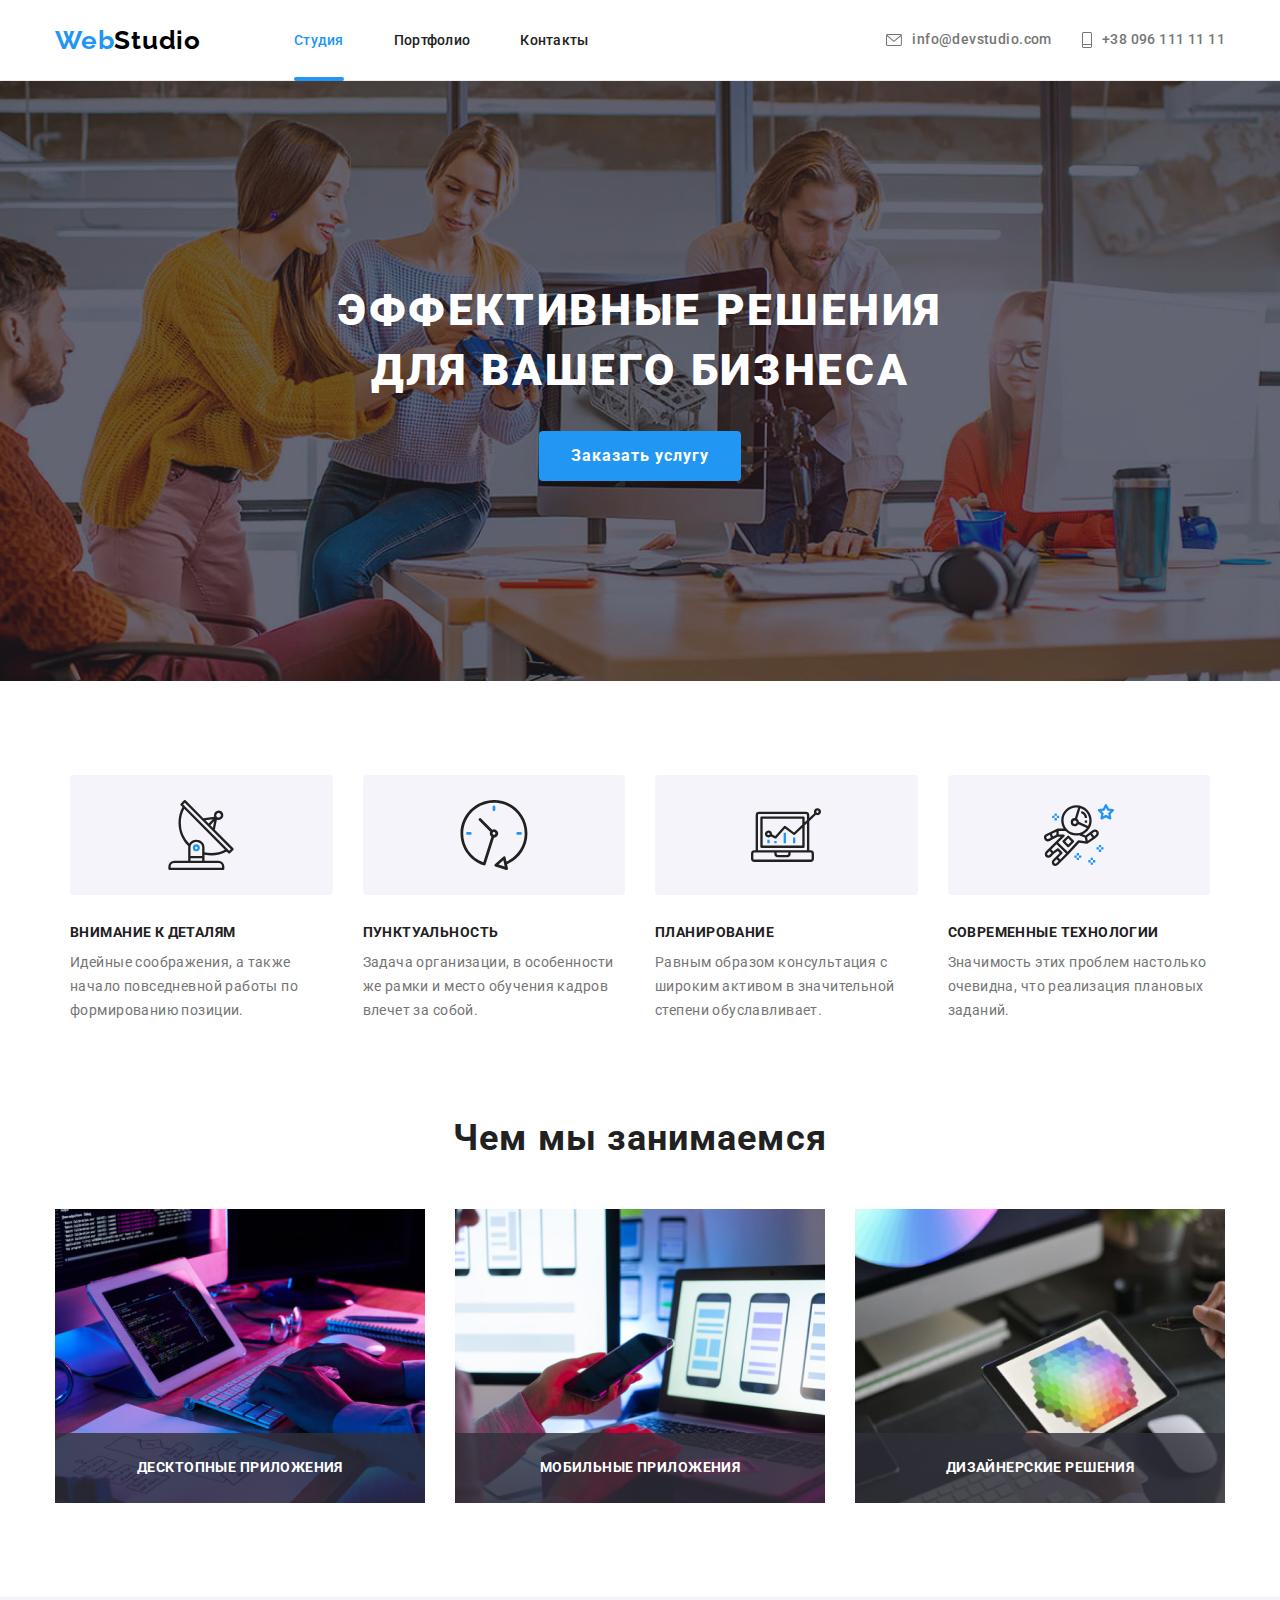
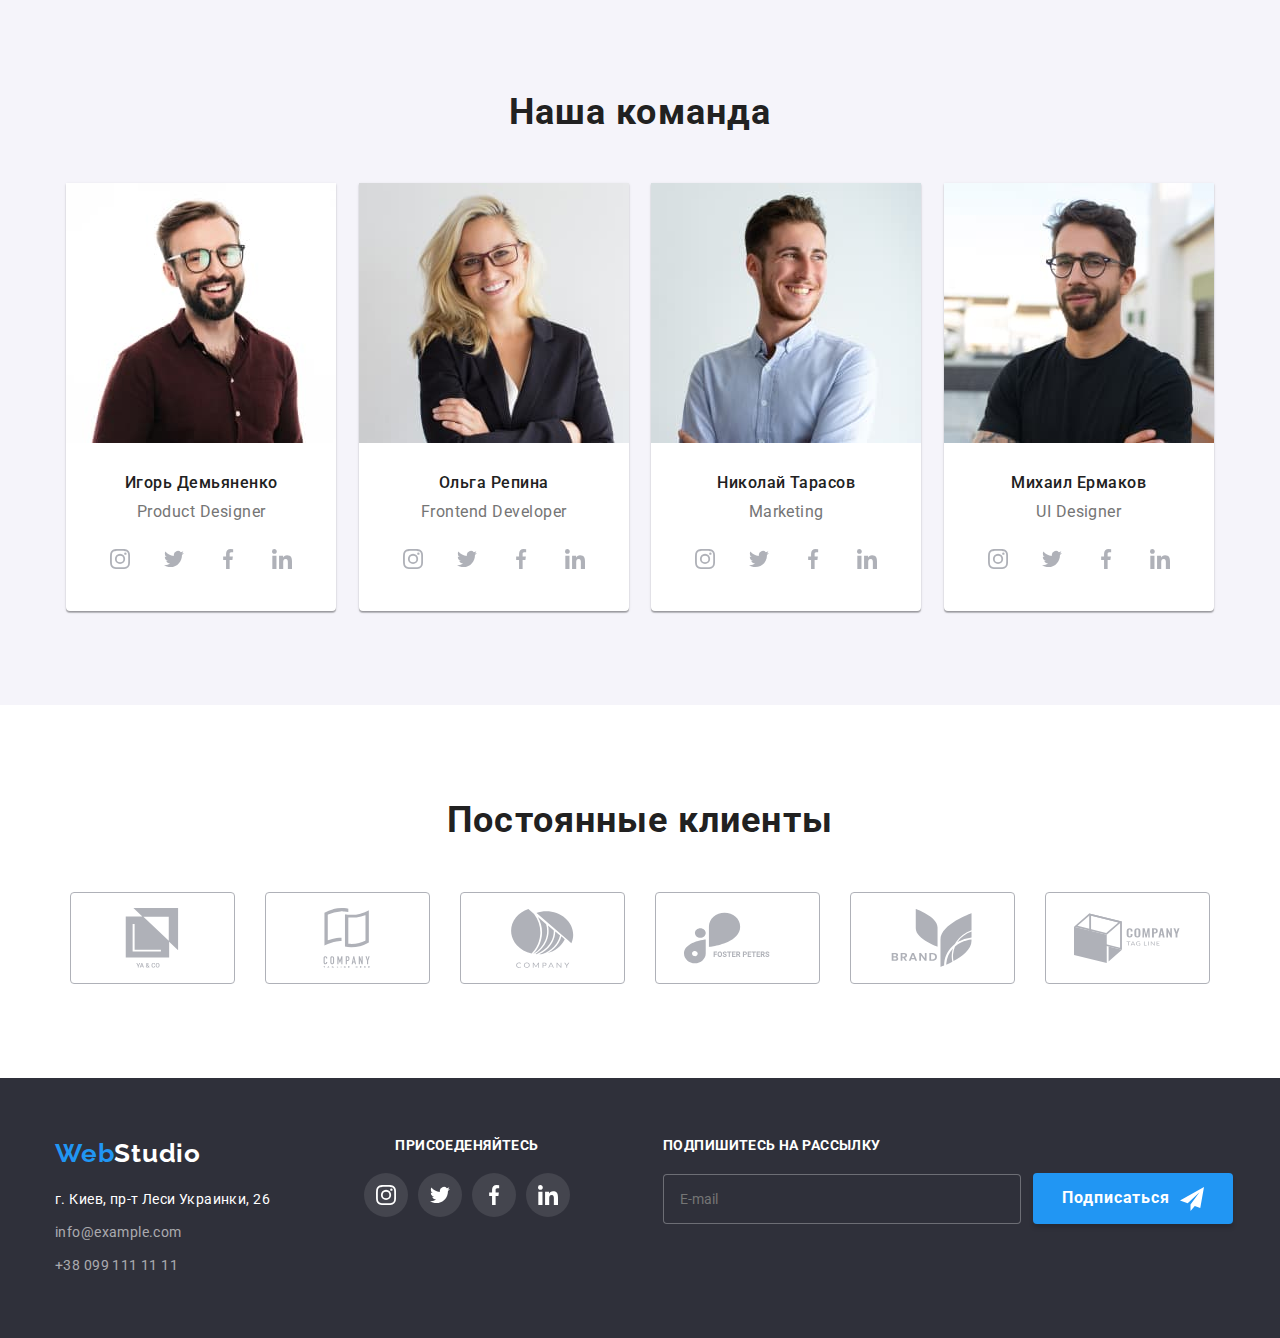
<file: index.html>
<!DOCTYPE html>
<html lang="ru">
  <head>
    <meta charset="UTF-8" />
    <meta http-equiv="X-UA-Compatible" content="IE=edge" />
    <meta name="viewport" content="width=device-width, initial-scale=1.0" />
    <title>Document</title>
    <!--Основные шрифты-->
    <link rel="preconnect" href="https://fonts.googleapis.com" />
    <link rel="preconnect" href="https://fonts.gstatic.com" crossorigin />
    <link
      href="https://fonts.googleapis.com/css2?family=Raleway:wght@700&family=Roboto:wght@400;500;700;900&display=swap"
      rel="stylesheet"
    />
    <link
      rel="stylesheet"
      href="https://cdnjs.cloudflare.com/ajax/libs/modern-normalize/1.0.0/modern-normalize.min.css"
    />
    <link rel="stylesheet" href="./css/main.min.css" />
  </head>
  <body>
    <header class="header">
      <div class="header__container container">
        <a class="logo" href="./index.html"> <span class="logo--blue">Web</span>Studio</a>
        <button
          class="menu-btn is-active"
          type="button"
          aria-label="Кнопка открытия меню"
          aria-expanded="false"
          aria-controls="menu-container"
          data-menu-button
        >
          <svg class="menu-btn__icon" width="40px" height="40px">
            <use class="menu-btn__icon--open" href="./images/icons.svg#icon-menu-open"></use>
            <use class="menu-btn__icon--close" href="./images/icons.svg#icon-menu-close"></use>
          </svg>
        </button>
        <nav class="nav">
          <ul class="nav__list">
            <li class="nav__item">
              <a class="nav__link link nav__link--current" href="./index.html">Студия</a>
            </li>
            <li class="nav__item">
              <a class="nav__link link" href="./portfolio.html">Портфолио</a>
            </li>
            <li class="nav__item">
              <a class="nav__link link" href="">Контакты</a>
            </li>
          </ul>
        </nav>
        <ul class="contact">
          <li class="contact__item">
            <a class="contact__link link" href="mailto:info@devstudio.com">
              <svg class="contact__icon" width="16px" height="12px">
                <use href="./images/icons.svg#icon-envelope"></use>
              </svg>
              info@devstudio.com
            </a>
          </li>
          <li class="contact__item">
            <a class="contact__link link" href="tel:+380961111111">
              <svg class="contact__icon" width="10px" height="16px">
                <use href="./images/icons.svg#icon-smartphone"></use>
              </svg>
              +38 096 111 11 11</a
            >
          </li>
        </ul>
      </div>
    </header>
    <!-- Мобильное меню -->
    <div class="mobile-menu" data-menu is-open>
      <ul class="mobile-nav">
        <li class="mobile-nav__item">
          <a class="mobile-nav__link mobile-nav__link--current" href="">Студия</a>
        </li>
        <li class="mobile-nav__item">
          <a class="mobile-nav__link" href="./portfolio.html">Портфолио</a>
        </li>
        <li class="mobile-nav__item">
          <a class="mobile-nav__link" href="">Контакты</a>
        </li>
      </ul>
      <div class="mobile-menu-group">
        <ul class="mobile-contact">
          <li class="mobile-contact__item">
            <a
              class="mobile-contact__link mobile-contact__link--email"
              href="mailto:info@devstudio.com"
            >
              <svg class="mobile-contact__icon" width="16px" height="12px">
                <use href="./images/icons.svg#icon-envelope"></use>
              </svg>
              info@devstudio.com
            </a>
          </li>
          <li class="mobile-contact__item">
            <a class="mobile-contact__link mobile-contact__link--tel" href="tel:+380961111111">
              <svg class="mobile-contact__icon" width="10px" height="16px">
                <use href="./images/icons.svg#icon-smartphone"></use>
              </svg>
              +38 096 111 11 11</a
            >
          </li>
        </ul>
        <ul class="mobile-socials">
          <li class="mobile-socials__item">
            <a
              class="mobile-socials__link"
              href="https://www.instagram.com/"
              target="_blank"
              rel="noopener noreferrer"
              >Instagram</a
            >
          </li>
          <li class="mobile-socials__item">
            <a
              class="mobile-socials__link"
              href="https://twitter.com/?lang=uk"
              target="_blank"
              rel="noopener noreferrer"
              >Twitter</a
            >
          </li>
          <li class="mobile-socials__item">
            <a
              class="mobile-socials__link"
              href="https://m.facebook.com/"
              target="_blank"
              rel="noopener noreferrer"
              >Facebook</a
            >
          </li>
          <li class="mobile-socials__item">
            <a
              class="mobile-socials__link"
              href="https://www.linkedin.com/"
              target="_blank"
              rel="noopener noreferrer"
              >LinkedIn</a
            >
          </li>
        </ul>
      </div>
    </div>
    <main>
      <!-- Герой -->
      <section class="hero">
        <div class="container">
          <h1 class="hero__title">Эффективные решения для вашего бизнеса</h1>
          <button class="hero__button" type="button" data-modal-open>Заказать услугу</button>
        </div>
      </section>
      <!--Наши приемущества -->
      <section class="section">
        <div class="container">
          <h2 class="visually-hidden">Преимущества</h2>
          <ul class="benefits">
            <li class="benefits__item">
              <div class="benefits__icon-box">
                <svg width="70px" height="70px" class="antenna">
                  <use href="./images/icons.svg#icon-antenna"></use>
                </svg>
              </div>
              <h3 class="benefits__title">Внимание к деталям</h3>
              <p class="benefits__text">
                Идейные соображения, а также начало повседневной работы по формированию позиции.
              </p>
            </li>
            <li class="benefits__item">
              <div class="benefits__icon-box">
                <svg width="70px" height="70px" class="clock">
                  <use href="./images/icons.svg#icon-clock"></use>
                </svg>
              </div>
              <h3 class="benefits__title">Пунктуальность</h3>
              <p class="benefits__text">
                Задача организации, в особенности же рамки и место обучения кадров влечет за собой.
              </p>
            </li>
            <li class="benefits__item">
              <div class="benefits__icon-box">
                <svg width="70px" height="70px" class="diagram">
                  <use href="./images/icons.svg#icon-diagram"></use>
                </svg>
              </div>
              <h3 class="benefits__title">Планирование</h3>
              <p class="benefits__text">
                Равным образом консультация с широким активом в значительной степени обуславливает.
              </p>
            </li>
            <li class="benefits__item">
              <div class="benefits__icon-box">
                <svg width="70px" height="70px" class="astronaut">
                  <use href="./images/icons.svg#icon-astronaut"></use>
                </svg>
              </div>
              <h3 class="benefits__title">Современные технологии</h3>
              <p class="benefits__text">
                Значимость этих проблем настолько очевидна, что реализация плановых заданий.
              </p>
            </li>
          </ul>
        </div>
      </section>
      <!--Что мы можем-->
      <section class="section section--nopading-top">
        <div class="container">
          <h2 class="section__title">Чем мы занимаемся</h2>
          <ul class="services">
            <li class="services__item">
              <div class="services__wrapper">
                <img
                  class="services__pic"
                  src="./images/img_1.jpg"
                  alt="developing"
                  width="370"
                  height="294"
                />
                <h3 class="services__name">Десктопные приложения</h3>
              </div>
            </li>
            <li class="services__item">
              <div class="services__wrapper">
                <img
                  class="services__pic"
                  src="./images/img_2.jpg"
                  alt="marketing"
                  width="370"
                  height="294"
                />
                <h3 class="services__name">Мобильные приложения</h3>
              </div>
            </li>
            <li class="services__item">
              <div class="services__wrapper">
                <img
                  class="services__pic"
                  src="./images/img_3.jpg"
                  alt="design"
                  width="370"
                  height="294"
                />
                <h3 class="services__name">Дизайнерские решения</h3>
              </div>
            </li>
          </ul>
        </div>
      </section>
      <!--Наши сотрудники-->
      <section class="section section--user-background">
        <div class="container">
          <h2 class="section__title">Наша команда</h2>
          <ul class="team">
            <li class="team__item">
              <picture>
                <source
                  media="(min-width: 1200px)"
                  srcset="./images/worker1-lg.jpg 1x, ./images/worker1@2x-lg.jpg 2x"
                />
                <source
                  media="(min-width: 768px)"
                  srcset="./images/worker1-md.jpg 1x, ./images/worker1@2x-md.jpg 2x"
                />
                <source
                  media="(max-width: 767px)"
                  srcset="./images/worker1-sm.jpg 1x, ./images/worker1@2x-sm.jpg 2x"
                />
                <img class="team__foto" src="./images/worker_1.jpg" alt="Product Designer" />
              </picture>
              <div class="team__info">
                <h3 class="team__title">Игорь Демьяненко</h3>
                <p class="team__text">Product Designer</p>
                <ul class="socials">
                  <li class="socials__item">
                    <a href="" class="socials__link">
                      <svg width="20px" height="20px" class="socials__icons">
                        <use href="./images/icons.svg#icon-instagram"></use>
                      </svg>
                    </a>
                  </li>
                  <li class="socials__item">
                    <a href="" class="socials__link">
                      <svg width="20px" height="20px" class="socials__icons">
                        <use href="./images/icons.svg#icon-twitter"></use>
                      </svg>
                    </a>
                  </li>
                  <li class="socials__item">
                    <a href="" class="socials__link">
                      <svg width="20px" height="20px" class="socials__icons">
                        <use href="./images/icons.svg#icon-facebook"></use>
                      </svg>
                    </a>
                  </li>
                  <li class="socials__item">
                    <a href="" class="socials__link">
                      <svg width="20px" height="20px" class="socials__icons">
                        <use href="./images/icons.svg#icon-linkedin"></use>
                      </svg>
                    </a>
                  </li>
                </ul>
              </div>
            </li>
            <li class="team__item">
              <picture>
                <source
                  media="(min-width: 1200px)"
                  srcset="./images/worker2-lg.jpg 1x, ./images/worker2@2x-lg.jpg 2x"
                />
                <source
                  media="(min-width: 768px)"
                  srcset="./images/worker2-md.jpg 1x, ./images/worker2@2x-md.jpg 2x"
                />
                <source
                  media="(max-width: 767px)"
                  srcset="./images/worker2-sm.jpg 1x, ./images/worker2@2x-sm.jpg 2x"
                />
                <img class="team__foto" src="./images/worker_2.jpg" alt="Frontend Developer" />
              </picture>
              <div class="team__info">
                <h3 class="team__title">Ольга Репина</h3>
                <p class="team__text">Frontend Developer</p>
                <ul class="socials">
                  <li class="socials__item">
                    <a href="" class="socials__link">
                      <svg width="20px" height="20px" class="socials__icons">
                        <use href="./images/icons.svg#icon-instagram"></use>
                      </svg>
                    </a>
                  </li>
                  <li class="socials__item">
                    <a href="" class="socials__link">
                      <svg width="20px" height="20px" class="socials__icons">
                        <use href="./images/icons.svg#icon-twitter"></use>
                      </svg>
                    </a>
                  </li>
                  <li class="socials__item">
                    <a href="" class="socials__link">
                      <svg width="20px" height="20px" class="socials__icons">
                        <use href="./images/icons.svg#icon-facebook"></use>
                      </svg>
                    </a>
                  </li>
                  <li class="socials__item">
                    <a href="" class="socials__link">
                      <svg width="20px" height="20px" class="socials__icons">
                        <use href="./images/icons.svg#icon-linkedin"></use>
                      </svg>
                    </a>
                  </li>
                </ul>
              </div>
            </li>
            <li class="team__item">
              <picture>
                <source
                  media="(min-width: 1200px)"
                  srcset="./images/worker3-lg.jpg 1x, ./images/worker3@2x-lg.jpg 2x"
                />
                <source
                  media="(min-width: 768px)"
                  srcset="./images/worker3-md.jpg 1x, ./images/worker3@2x-md.jpg 2x"
                />
                <source
                  media="(max-width: 767px)"
                  srcset="./images/worker3-sm.jpg 1x, ./images/worker3@2x-sm.jpg 2x"
                />
                <img class="team__foto" src="./images/worker_3.jpg" alt="Marketing" />
              </picture>
              <div class="team__info">
                <h3 class="team__title">Николай Тарасов</h3>
                <p class="team__text">Marketing</p>
                <ul class="socials">
                  <li class="socials__item">
                    <a href="" class="socials__link">
                      <svg width="20px" height="20px" class="socials__icons">
                        <use href="./images/icons.svg#icon-instagram"></use>
                      </svg>
                    </a>
                  </li>
                  <li class="socials__item">
                    <a href="" class="socials__link">
                      <svg width="20px" height="20px" class="socials__icons">
                        <use href="./images/icons.svg#icon-twitter"></use>
                      </svg>
                    </a>
                  </li>
                  <li class="socials__item">
                    <a href="" class="socials__link">
                      <svg width="20px" height="20px" class="socials__icons">
                        <use href="./images/icons.svg#icon-facebook"></use>
                      </svg>
                    </a>
                  </li>
                  <li class="socials__item">
                    <a href="" class="socials__link">
                      <svg width="20px" height="20px" class="socials__icons">
                        <use href="./images/icons.svg#icon-linkedin"></use>
                      </svg>
                    </a>
                  </li>
                </ul>
              </div>
            </li>
            <li class="team__item">
              <picture>
                <source
                  media="(min-width: 1200px)"
                  srcset="./images/worker4-lg.jpg 1x, ./images/worker4@2x-lg.jpg 2x"
                />
                <source
                  media="(min-width: 768px)"
                  srcset="./images/worker4-md.jpg 1x, ./images/worker4@2x-md.jpg 2x"
                />
                <source
                  media="(max-width: 767px)"
                  srcset="./images/worker4-sm.jpg 1x, ./images/worker4@2x-sm.jpg 2x"
                />
                <img class="team__foto" src="./images/worker_4.jpg" alt="UI Designer" />
              </picture>
              <div class="team__info">
                <h3 class="team__title">Михаил Ермаков</h3>
                <p class="team__text">UI Designer</p>
                <ul class="socials">
                  <li class="socials__item">
                    <a href="" class="socials__link">
                      <svg width="20px" height="20px" class="socials__icons">
                        <use href="./images/icons.svg#icon-instagram"></use>
                      </svg>
                    </a>
                  </li>
                  <li class="socials__item">
                    <a href="" class="socials__link">
                      <svg width="20px" height="20px" class="socials__icons">
                        <use href="./images/icons.svg#icon-twitter"></use>
                      </svg>
                    </a>
                  </li>
                  <li class="socials__item">
                    <a href="" class="socials__link">
                      <svg width="20px" height="20px" class="socials__icons">
                        <use href="./images/icons.svg#icon-facebook"></use>
                      </svg>
                    </a>
                  </li>
                  <li class="socials__item">
                    <a href="" class="socials__link">
                      <svg width="20px" height="20px" class="socials__icons">
                        <use href="./images/icons.svg#icon-linkedin"></use>
                      </svg>
                    </a>
                  </li>
                </ul>
              </div>
            </li>
          </ul>
        </div>
      </section>
      <!--Наши клиенты-->
      <section class="section">
        <div class="container">
          <h2 class="section__title">Постоянные клиенты</h2>
          <ul class="clients">
            <li class="clients__item">
              <a class="clients__link" href="">
                <svg width="106px" height="60px" class="clients__icon">
                  <use href="./images/icons.svg#icon-yaco"></use>
                </svg>
              </a>
            </li>
            <li class="clients__item">
              <a class="clients__link" href="">
                <svg width="106px" height="60px" class="clients__icon">
                  <use href="./images/icons.svg#icon-tagline"></use>
                </svg>
              </a>
            </li>
            <li class="clients__item">
              <a class="clients__link" href="">
                <svg width="106px" height="60px" class="clients__icon">
                  <use href="./images/icons.svg#icon-company"></use>
                </svg>
              </a>
            </li>
            <li class="clients__item">
              <a class="clients__link" href="">
                <svg width="106px" height="60px" class="clients__icon">
                  <use href="./images/icons.svg#icon-foster"></use>
                </svg>
              </a>
            </li>
            <li class="clients__item">
              <a class="clients__link" href="">
                <svg width="106px" height="60px" class="clients__icon">
                  <use href="./images/icons.svg#icon-brand"></use>
                </svg>
              </a>
            </li>
            <li class="clients__item">
              <a class="clients__link" href="">
                <svg width="106px" height="60px" class="clients__icon">
                  <use href="./images/icons.svg#icon-companytg"></use>
                </svg>
              </a>
            </li>
          </ul>
        </div>
      </section>
    </main>
    <footer class="footer">
      <div class="container footer__container">
        <div class="contact-wrapрer">
          <div class="footer__contacts contact-wrapрer__element">
            <a class="logo" href="./index.html"> <span class="logo--blue">Web</span>Studio</a>
            <address class="address">
              <ul class="address__list">
                <li class="address__item">
                  <a class="address__link" href="https://goo.gl/maps/LVAJjjuwZ4dbW4YDA"
                    >г. Киев, пр-т Леси Украинки, 26</a
                  >
                </li>
                <li class="address__item">
                  <a class="address__contacts" href="mailto:info@example.com">info@example.com</a>
                </li>
                <li class="address__item">
                  <a class="address__contacts" href="tel:+380991111111">+38 099 111 11 11</a>
                </li>
              </ul>
            </address>
          </div>
          <div class="footer-socials contact-wrapрer__element">
            <p class="footer-socials__title">Присоеденяйтесь</p>
            <ul class="footer-socials__list">
              <li class="footer-socials__item">
                <a href="" class="footer-socials__link">
                  <svg width="20px" height="20px" class="footer-socials__icon">
                    <use href="./images/icons.svg#icon-instagram"></use>
                  </svg>
                </a>
              </li>
              <li class="footer-socials__item">
                <a href="" class="footer-socials__link">
                  <svg width="20px" height="20px" class="footer-socials__icon">
                    <use href="./images/icons.svg#icon-twitter"></use>
                  </svg>
                </a>
              </li>
              <li class="footer-socials__item">
                <a href="" class="footer-socials__link">
                  <svg width="20px" height="20px" class="footer-socials__icon">
                    <use href="./images/icons.svg#icon-facebook"></use>
                  </svg>
                </a>
              </li>
              <li class="footer-socials__item">
                <a href="" class="footer-socials__link">
                  <svg width="20px" height="20px" class="footer-socials__icon">
                    <use href="./images/icons.svg#icon-linkedin"></use>
                  </svg>
                </a>
              </li>
            </ul>
          </div>
        </div>
        <form class="subscription">
          <p class="subscription__title">Подпишитесь на рассылку</p>
          <div class="subscription__form">
            <input
              class="subscription__input"
              type="email"
              name="email"
              id="email"
              placeholder="E-mail"
            />
            <button type="submit" class="subscription__btn">
              Подписаться
              <svg width="24px" height="24px" class="subscription__icon">
                <use href="./images/icons.svg#icon-send"></use>
              </svg>
            </button>
          </div>
        </form>
      </div>
    </footer>
    <!-- Модальное окно -->
    <div class="backdrop is-hidden" data-modal>
      <div class="modal">
        <button class="btn-close" data-modal-close>
          <svg width="30px" height="30px" class="btn-close_icon">
            <use href="./images/icons.svg#icon-close"></use>
          </svg>
        </button>
        <form class="modal-form">
          <p class="modal-form__title">Оставьте свои данные, мы вам перезвоним</p>
          <div class="modal-form__field">
            <label class="modal-form__label" for="username">Имя</label>
            <input class="modal-form__input" type="text" name="username" id="username" required />
            <svg class="modal-form__svg" width="12px" height="12px" class="person-icons">
              <use href="./images/icons.svg#icon-person"></use>
            </svg>
          </div>
          <div class="modal-form__field">
            <label class="modal-form__label" for="tel">Телефон</label>
            <input class="modal-form__input" type="tel" name="tel" id="tel" required />
            <svg class="modal-form__svg" width="13px" height="13px" class="tel-icons">
              <use href="./images/icons.svg#icon-tel"></use>
            </svg>
          </div>
          <div class="modal-form__field">
            <label class="modal-form__label" for="mail">Почта</label>
            <input class="modal-form__input" type="email" name="mail" id="mail" required />
            <svg class="modal-form__svg" width="15px" height="12px" class="mail-icons">
              <use href="./images/icons.svg#icon-mail"></use>
            </svg>
          </div>
          <div class="modal-form__field">
            <label for="comment">Комментарий</label>
            <textarea
              class="modal-form__textarea"
              name="comment"
              id="comment"
              rows="7"
              placeholder="Введите текст"
            ></textarea>
          </div>
          <div class="cheсkbox">
            <label class="cheсkbox__label" for="agree">
              <input class="cheсkbox__input" type="checkbox" name="agree" id="agree" />
              <span class="cheсkbox__check"></span>
              <p class="cheсkbox__text">Соглашаюсь с рассылкой и принимаю</p>
              <a class="cheсkbox__link" href="">Условия договора</a>
            </label>
          </div>
          <button class="btn-submit" type="submit">Отправить</button>
        </form>
      </div>
    </div>
    <script src="./js/modal.js"></script>
    <script src="./js/menu.js"></script>
  </body>
</html>
</file>
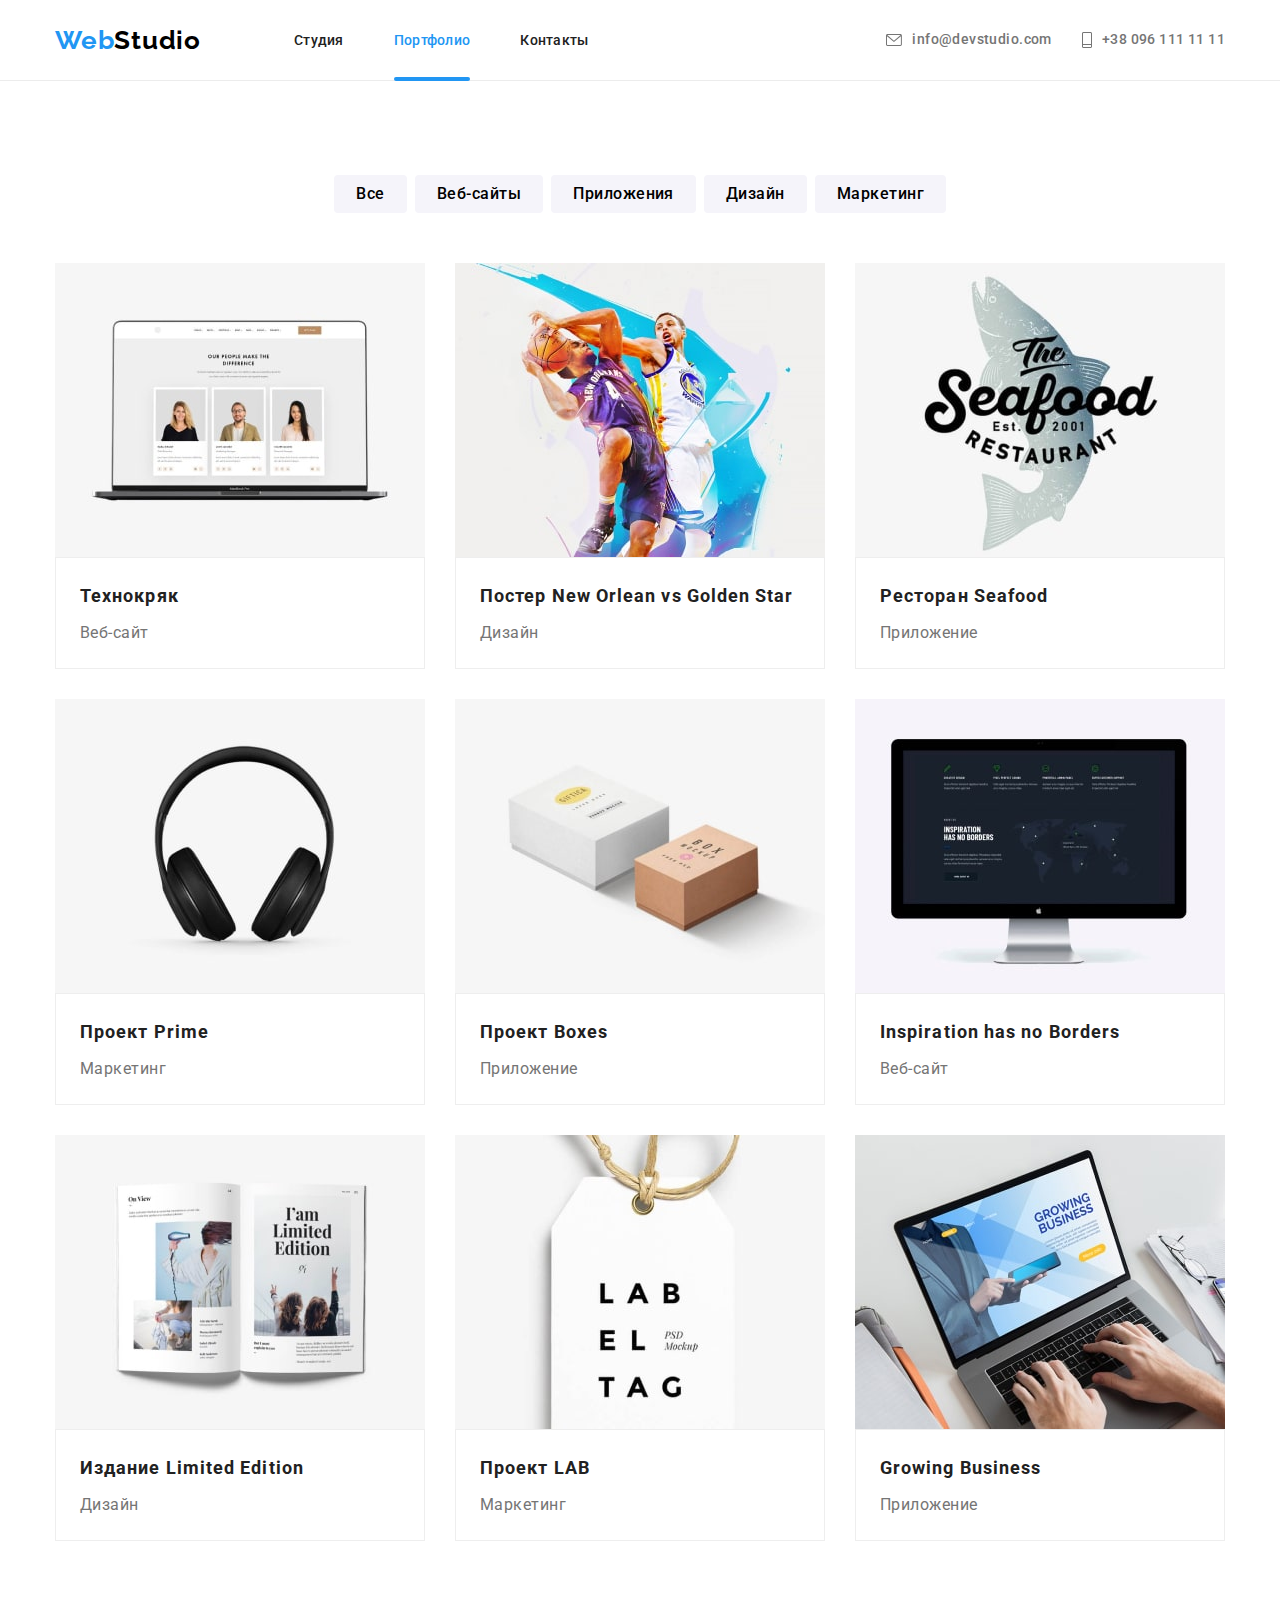
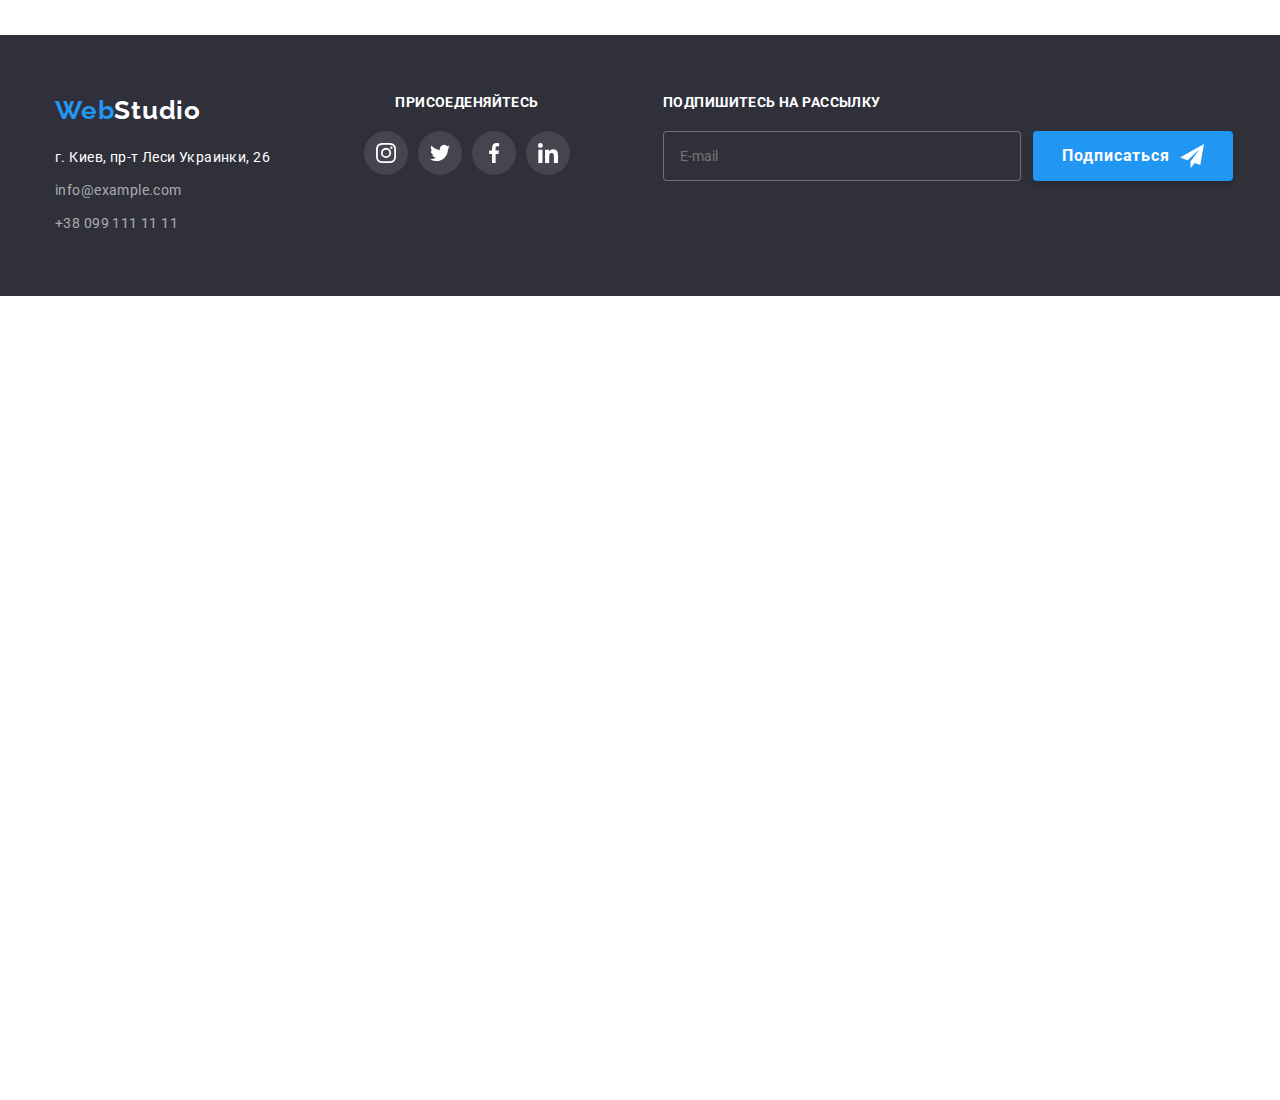
<file: portfolio.html>
<!DOCTYPE html>
<html lang="ru">
  <head>
    <meta charset="UTF-8" />
    <meta http-equiv="X-UA-Compatible" content="IE=edge" />
    <meta name="viewport" content="width=device-width, initial-scale=1.0" />
    <title>Document</title>
    <link rel="preconnect" href="https://fonts.googleapis.com" />
    <link rel="preconnect" href="https://fonts.gstatic.com" crossorigin />
    <link
      href="https://fonts.googleapis.com/css2?family=Raleway:wght@700&family=Roboto:wght@400;500;700;900&display=swap"
      rel="stylesheet"
    />
    <link
      rel="stylesheet"
      href="https://cdnjs.cloudflare.com/ajax/libs/modern-normalize/1.0.0/modern-normalize.min.css"
    />
    <link rel="stylesheet" href="./css/main.min.css" />
  </head>
  <body>
    <header class="header">
      <div class="header__container container">
        <a class="logo" href="./index.html"> <span class="logo--blue">Web</span>Studio</a>
        <button
          class="menu-btn is-active"
          type="button"
          aria-label="Кнопка открытия меню"
          aria-expanded="false"
          aria-controls="menu-container"
          data-menu-button
        >
          <svg class="menu-btn__icon" width="40px" height="40px">
            <use class="menu-btn__icon--open" href="./images/icons.svg#icon-menu-open"></use>
            <use class="menu-btn__icon--close" href="./images/icons.svg#icon-menu-close"></use>
          </svg>
        </button>
        <nav class="nav">
          <ul class="nav__list">
            <li class="nav__item">
              <a class="nav__link link" href="./index.html">Студия</a>
            </li>
            <li class="nav__item">
              <a class="nav__link link nav__link--current" href="./portfolio.html">Портфолио</a>
            </li>
            <li class="nav__item">
              <a class="nav__link link" href="">Контакты</a>
            </li>
          </ul>
        </nav>
        <ul class="contact">
          <li class="contact__item">
            <a class="contact__link link" href="mailto:info@devstudio.com">
              <svg class="contact__icon" width="16px" height="12px">
                <use href="./images/icons.svg#icon-envelope"></use>
              </svg>
              info@devstudio.com
            </a>
          </li>
          <li class="contact__item">
            <a class="contact__link link" href="tel:+380961111111">
              <svg class="contact__icon" width="10px" height="16px">
                <use href="./images/icons.svg#icon-smartphone"></use>
              </svg>
              +38 096 111 11 11</a
            >
          </li>
        </ul>
      </div>
    </header>
    <!-- Мобильное меню -->
    <div class="mobile-menu" data-menu is-open>
      <ul class="mobile-nav">
        <li class="mobile-nav__item">
          <a class="mobile-nav__link" href="./index.html">Студия</a>
        </li>
        <li class="mobile-nav__item">
          <a class="mobile-nav__link mobile-nav__link--current" href="./portfolio.html"
            >Портфолио</a
          >
        </li>
        <li class="mobile-nav__item">
          <a class="mobile-nav__link" href="">Контакты</a>
        </li>
      </ul>
      <div class="mobile-menu-group">
        <ul class="mobile-contact">
          <li class="mobile-contact__item">
            <a
              class="mobile-contact__link mobile-contact__link--email"
              href="mailto:info@devstudio.com"
            >
              <svg class="mobile-contact__icon" width="16px" height="12px">
                <use href="./images/icons.svg#icon-envelope"></use>
              </svg>
              info@devstudio.com
            </a>
          </li>
          <li class="mobile-contact__item">
            <a class="mobile-contact__link mobile-contact__link--tel" href="tel:+380961111111">
              <svg class="mobile-contact__icon" width="10px" height="16px">
                <use href="./images/icons.svg#icon-smartphone"></use>
              </svg>
              +38 096 111 11 11</a
            >
          </li>
        </ul>
        <ul class="mobile-socials">
          <li class="mobile-socials__item">
            <a
              class="mobile-socials__link"
              href="https://www.instagram.com/"
              target="_blank"
              rel="noopener noreferrer"
              >Instagram</a
            >
          </li>
          <li class="mobile-socials__item">
            <a
              class="mobile-socials__link"
              href="https://twitter.com/?lang=uk"
              target="_blank"
              rel="noopener noreferrer"
              >Twitter</a
            >
          </li>
          <li class="mobile-socials__item">
            <a
              class="mobile-socials__link"
              href="https://m.facebook.com/"
              target="_blank"
              rel="noopener noreferrer"
              >Facebook</a
            >
          </li>
          <li class="mobile-socials__item">
            <a
              class="mobile-socials__link"
              href="https://www.linkedin.com/"
              target="_blank"
              rel="noopener noreferrer"
              >LinkedIn</a
            >
          </li>
        </ul>
      </div>
    </div>
    <main>
      <section class="section examples">
        <div class="container">
          <h1 class="visually-hidden">Наши работы</h1>
          <ul class="examples-selection__list">
            <li class="examples-selection__item">
              <button class="examples-selection__btn" type="button">Все</button>
            </li>
            <li class="examples-selection__item">
              <button class="examples-selection__btn" type="button">Веб-сайты</button>
            </li>
            <li class="examples-selection__item">
              <button class="examples-selection__btn" type="button">Приложения</button>
            </li>
            <li class="examples-selection__item">
              <button class="examples-selection__btn" type="button">Дизайн</button>
            </li>
            <li class="examples-selection__item">
              <button class="examples-selection__btn" type="button">Маркетинг</button>
            </li>
          </ul>
          <ul class="examples__list">
            <li class="examples__item">
              <a class="examples__link link" href="">
                <div class="examples__card">
                  <picture>
                    <source
                      media="(min-width: 1200px)"
                      srcset="
                        ./images/portfolio/portfolio-1-lg.jpg    1x,
                        ./images/portfolio/portfolio-1-lg@2x.jpg 2x
                      "
                    />
                    <source
                      media="(min-width: 768px)"
                      srcset="
                        ./images/portfolio/portfolio-1-md.jpg    1x,
                        ./images/portfolio/portfolio-1-md@2x.jpg 2x
                      "
                    />
                    <source
                      media="(max-width: 767px)"
                      srcset="
                        ./images/portfolio/portfolio-1-sm.jpg    1x,
                        ./images/portfolio/portfolio-1-sm@2x.jpg 2x
                      "
                    />
                    <img class="examples__pic" src="./images/tehnokrak.jpg" alt="Ноутбук" />
                  </picture>
                  <div class="examples__card--overlay">
                    <p class="examples__card--overlay-text">
                      Ресурс предлагает комплексные предложения с разным уровнем функционала и
                      сервисов. Все это позволит посетителю получить исчерпывающие сведения о
                      компании или частном лице.
                    </p>
                  </div>
                </div>
                <div class="examples__description">
                  <h2 class="examples__subject">Технокряк</h2>
                  <p class="examples__text">Веб-сайт</p>
                </div>
              </a>
            </li>
            <li class="examples__item">
              <a class="examples__link link" href="">
                <div class="examples__card">
                  <picture>
                    <source
                      media="(min-width: 1200px)"
                      srcset="
                        ./images/portfolio/portfolio-2-lg.jpg    1x,
                        ./images/portfolio/portfolio-2-lg@2x.jpg 2x
                      "
                    />
                    <source
                      media="(min-width: 768px)"
                      srcset="
                        ./images/portfolio/portfolio-2-md.jpg    1x,
                        ./images/portfolio/portfolio-2-md@2x.jpg 2x
                      "
                    />
                    <source
                      media="(max-width: 767px)"
                      srcset="
                        ./images/portfolio/portfolio-2-sm.jpg    1x,
                        ./images/portfolio/portfolio-2-sm@2x.jpg 2x
                      "
                    />
                    <img class="examples__pic" src="./images/neworlean.jpg" alt="Баскетбол" />
                  </picture>
                  <div class="examples__card--overlay">
                    <p class="examples__card--overlay-text">
                      Ресурс предлагает комплексные предложения с разным уровнем функционала и
                      сервисов. Все это позволит посетителю получить исчерпывающие сведения о
                      компании или частном лице.
                    </p>
                  </div>
                </div>
                <div class="examples__description">
                  <h2 class="examples__subject">Постер New Orlean vs Golden Star</h2>
                  <p class="examples__text">Дизайн</p>
                </div>
              </a>
            </li>
            <li class="examples__item">
              <a class="examples__link link" href="">
                <div class="examples__card">
                  <picture>
                    <source
                      media="(min-width: 1200px)"
                      srcset="
                        ./images/portfolio/portfolio-3-lg.jpg    1x,
                        ./images/portfolio/portfolio-3-lg@2x.jpg 2x
                      "
                    />
                    <source
                      media="(min-width: 768px)"
                      srcset="
                        ./images/portfolio/portfolio-3-md.jpg    1x,
                        ./images/portfolio/portfolio-3-md@2x.jpg 2x
                      "
                    />
                    <source
                      media="(max-width: 767px)"
                      srcset="
                        ./images/portfolio/portfolio-3-sm.jpg    1x,
                        ./images/portfolio/portfolio-3-sm@2x.jpg 2x
                      "
                    />
                    <img class="examples__pic" src="./images/seafood.jpg" alt="Ресторан" />
                  </picture>
                  <div class="examples__card--overlay">
                    <p class="examples__card--overlay-text">
                      Ресурс предлагает комплексные предложения с разным уровнем функционала и
                      сервисов. Все это позволит посетителю получить исчерпывающие сведения о
                      компании или частном лице.
                    </p>
                  </div>
                </div>
                <div class="examples__description">
                  <h2 class="examples__subject">Ресторан Seafood</h2>
                  <p class="examples__text">Приложение</p>
                </div>
              </a>
            </li>
            <li class="examples__item">
              <a class="examples__link link" href="">
                <div class="examples__card">
                  <picture>
                    <source
                      media="(min-width: 1200px)"
                      srcset="
                        ./images/portfolio/portfolio-4-lg.jpg    1x,
                        ./images/portfolio/portfolio-4-lg@2x.jpg 2x
                      "
                    />
                    <source
                      media="(min-width: 768px)"
                      srcset="
                        ./images/portfolio/portfolio-4-md.jpg    1x,
                        ./images/portfolio/portfolio-4-md@2x.jpg 2x
                      "
                    />
                    <source
                      media="(max-width: 767px)"
                      srcset="
                        ./images/portfolio/portfolio-4-sm.jpg    1x,
                        ./images/portfolio/portfolio-4-sm@2x.jpg 2x
                      "
                    />
                    <img class="examples__pic" src="./images/prime.jpg" alt="Наушники" />
                  </picture>
                  <div class="examples__card--overlay">
                    <p class="examples__card--overlay-text">
                      Ресурс предлагает комплексные предложения с разным уровнем функционала и
                      сервисов. Все это позволит посетителю получить исчерпывающие сведения о
                      компании или частном лице.
                    </p>
                  </div>
                </div>
                <div class="examples__description">
                  <h2 class="examples__subject">Проект Prime</h2>
                  <p class="examples__text">Маркетинг</p>
                </div>
              </a>
            </li>
            <li class="examples__item">
              <a class="examples__link link" href="">
                <div class="examples__card">
                  <picture>
                    <source
                      media="(min-width: 1200px)"
                      srcset="
                        ./images/portfolio/portfolio-5-lg.jpg    1x,
                        ./images/portfolio/portfolio-5-lg@2x.jpg 2x
                      "
                    />
                    <source
                      media="(min-width: 768px)"
                      srcset="
                        ./images/portfolio/portfolio-5-md.jpg    1x,
                        ./images/portfolio/portfolio-5-md@2x.jpg 2x
                      "
                    />
                    <source
                      media="(max-width: 767px)"
                      srcset="
                        ./images/portfolio/portfolio-5-sm.jpg    1x,
                        ./images/portfolio/portfolio-5-sm@2x.jpg 2x
                      "
                    />
                    <img class="examples__pic" src="./images/boxes.jpg" alt="Коробки" />
                  </picture>
                  <div class="examples__card--overlay">
                    <p class="examples__card--overlay-text">
                      Ресурс предлагает комплексные предложения с разным уровнем функционала и
                      сервисов. Все это позволит посетителю получить исчерпывающие сведения о
                      компании или частном лице.
                    </p>
                  </div>
                </div>
                <div class="examples__description">
                  <h2 class="examples__subject">Проект Boxes</h2>
                  <p class="examples__text">Приложение</p>
                </div>
              </a>
            </li>
            <li class="examples__item">
              <a class="examples__link link" href="">
                <div class="examples__card">
                  <picture>
                    <source
                      media="(min-width: 1200px)"
                      srcset="
                        ./images/portfolio/portfolio-6-lg.jpg    1x,
                        ./images/portfolio/portfolio-6-lg@2x.jpg 2x
                      "
                    />
                    <source
                      media="(min-width: 768px)"
                      srcset="
                        ./images/portfolio/portfolio-6-md.jpg    1x,
                        ./images/portfolio/portfolio-6-md@2x.jpg 2x
                      "
                    />
                    <source
                      media="(max-width: 767px)"
                      srcset="
                        ./images/portfolio/portfolio-6-sm.jpg    1x,
                        ./images/portfolio/portfolio-6-sm@2x.jpg 2x
                      "
                    />
                    <img class="examples__pic" src="./images/inspritation.jpg" alt="Монитор" />
                  </picture>
                  <div class="examples__card--overlay">
                    <p class="examples__card--overlay-text">
                      Ресурс предлагает комплексные предложения с разным уровнем функционала и
                      сервисов. Все это позволит посетителю получить исчерпывающие сведения о
                      компании или частном лице.
                    </p>
                  </div>
                </div>
                <div class="examples__description">
                  <h2 class="examples__subject">Inspiration has no Borders</h2>
                  <p class="examples__text">Веб-сайт</p>
                </div>
              </a>
            </li>
            <li class="examples__item">
              <a class="examples__link link" href="">
                <div class="examples__card">
                  <picture>
                    <source
                      media="(min-width: 1200px)"
                      srcset="
                        ./images/portfolio/portfolio-7-lg.jpg    1x,
                        ./images/portfolio/portfolio-7-lg@2x.jpg 2x
                      "
                    />
                    <source
                      media="(min-width: 768px)"
                      srcset="
                        ./images/portfolio/portfolio-7-md.jpg    1x,
                        ./images/portfolio/portfolio-7-md@2x.jpg 2x
                      "
                    />
                    <source
                      media="(max-width: 767px)"
                      srcset="
                        ./images/portfolio/portfolio-7-sm.jpg    1x,
                        ./images/portfolio/portfolio-7-sm@2x.jpg 2x
                      "
                    />
                    <img class="examples__pic" src="./images/limited.jpg" alt="Журнал" />
                  </picture>
                  <div class="examples__card--overlay">
                    <p class="examples__card--overlay-text">
                      Ресурс предлагает комплексные предложения с разным уровнем функционала и
                      сервисов. Все это позволит посетителю получить исчерпывающие сведения о
                      компании или частном лице.
                    </p>
                  </div>
                </div>
                <div class="examples__description">
                  <h2 class="examples__subject">Издание Limited Edition</h2>
                  <p class="examples__text">Дизайн</p>
                </div>
              </a>
            </li>
            <li class="examples__item">
              <a class="examples__link link" href="">
                <div class="examples__card">
                  <picture>
                    <source
                      media="(min-width: 1200px)"
                      srcset="
                        ./images/portfolio/portfolio-8-lg.jpg    1x,
                        ./images/portfolio/portfolio-8-lg@2x.jpg 2x
                      "
                    />
                    <source
                      media="(min-width: 768px)"
                      srcset="
                        ./images/portfolio/portfolio-8-md.jpg    1x,
                        ./images/portfolio/portfolio-8-md@2x.jpg 2x
                      "
                    />
                    <source
                      media="(max-width: 767px)"
                      srcset="
                        ./images/portfolio/portfolio-8-sm.jpg    1x,
                        ./images/portfolio/portfolio-8-sm@2x.jpg 2x
                      "
                    />
                    <img class="examples__pic" src="./images/lab.jpg" alt="Бирка" />
                  </picture>
                  <div class="examples__card--overlay">
                    <p class="examples__card--overlay-text">
                      Ресурс предлагает комплексные предложения с разным уровнем функционала и
                      сервисов. Все это позволит посетителю получить исчерпывающие сведения о
                      компании или частном лице.
                    </p>
                  </div>
                </div>
                <div class="examples__description">
                  <h2 class="examples__subject">Проект LAB</h2>
                  <p class="examples__text">Маркетинг</p>
                </div>
              </a>
            </li>
            <li class="examples__item">
              <a class="examples__link link" href="">
                <div class="examples__card">
                  <picture>
                    <source
                      media="(min-width: 1200px)"
                      srcset="
                        ./images/portfolio/portfolio-9-lg.jpg    1x,
                        ./images/portfolio/portfolio-9-lg@2x.jpg 2x
                      "
                    />
                    <source
                      media="(min-width: 768px)"
                      srcset="
                        ./images/portfolio/portfolio-9-md.jpg    1x,
                        ./images/portfolio/portfolio-9-md@2x.jpg 2x
                      "
                    />
                    <source
                      media="(max-width: 767px)"
                      srcset="
                        ./images/portfolio/portfolio-9-sm.jpg    1x,
                        ./images/portfolio/portfolio-9-sm@2x.jpg 2x
                      "
                    />
                    <img class="examples__pic" src="./images/growing.jpg" alt="Ноутбук" />
                  </picture>
                  <div class="examples__card--overlay">
                    <p class="examples__card--overlay-text">
                      Ресурс предлагает комплексные предложения с разным уровнем функционала и
                      сервисов. Все это позволит посетителю получить исчерпывающие сведения о
                      компании или частном лице.
                    </p>
                  </div>
                </div>
                <div class="examples__description">
                  <h2 class="examples__subject">Growing Business</h2>
                  <p class="examples__text">Приложение</p>
                </div>
              </a>
            </li>
          </ul>
        </div>
      </section>
    </main>
    <footer class="footer">
      <div class="container footer__container">
        <div class="contact-wrapрer">
          <div class="footer__contacts contact-wrapрer__element">
            <a class="logo" href="./index.html"> <span class="logo--blue">Web</span>Studio</a>
            <address class="address">
              <ul class="address__list">
                <li class="address__item">
                  <a class="address__link" href="https://goo.gl/maps/LVAJjjuwZ4dbW4YDA"
                    >г. Киев, пр-т Леси Украинки, 26</a
                  >
                </li>
                <li class="address__item">
                  <a class="address__contacts" href="mailto:info@example.com">info@example.com</a>
                </li>
                <li class="address__item">
                  <a class="address__contacts" href="tel:+380991111111">+38 099 111 11 11</a>
                </li>
              </ul>
            </address>
          </div>
          <div class="footer-socials contact-wrapрer__element">
            <p class="footer-socials__title">Присоеденяйтесь</p>
            <ul class="footer-socials__list">
              <li class="footer-socials__item">
                <a href="" class="footer-socials__link">
                  <svg width="20px" height="20px" class="footer-socials__icon">
                    <use href="./images/icons.svg#icon-instagram"></use>
                  </svg>
                </a>
              </li>
              <li class="footer-socials__item">
                <a href="" class="footer-socials__link">
                  <svg width="20px" height="20px" class="footer-socials__icon">
                    <use href="./images/icons.svg#icon-twitter"></use>
                  </svg>
                </a>
              </li>
              <li class="footer-socials__item">
                <a href="" class="footer-socials__link">
                  <svg width="20px" height="20px" class="footer-socials__icon">
                    <use href="./images/icons.svg#icon-facebook"></use>
                  </svg>
                </a>
              </li>
              <li class="footer-socials__item">
                <a href="" class="footer-socials__link">
                  <svg width="20px" height="20px" class="footer-socials__icon">
                    <use href="./images/icons.svg#icon-linkedin"></use>
                  </svg>
                </a>
              </li>
            </ul>
          </div>
        </div>
        <form class="subscription">
          <p class="subscription__title">Подпишитесь на рассылку</p>
          <div class="subscription__form">
            <input
              class="subscription__input"
              type="email"
              name="email"
              id="email"
              placeholder="E-mail"
            />
            <button tupe="submit" class="subscription__btn">
              Подписаться
              <svg width="24px" height="24px" class="subscription__icon">
                <use href="./images/icons.svg#icon-send"></use>
              </svg>
            </button>
          </div>
        </form>
      </div>
    </footer>
    <script src="./js/menu.js"></script>
  </body>
</html>
</file>
<file: css/main.min.css>
:root{--main-font: 'Roboto', sans-serif;--secondary-font: 'Raleway', sans-serif;--accent-txt: #2196f3;--primary-txt--mode-light: #212121;--secondary-txt--mode-light: #757575;--primary-txt--mode-black: #ffffff;--secondary-txt--mode-black: rgba(255, 255, 255, 0.6);--main-bg: #e5e5e5;--light-bg: #f5f4fa;--dark-bg: #2f303a}body{font-family:var(--main-font);font-size:14px;line-height:1.71;letter-spacing:0.03em;color:var(--primary-txt--mode-light)}ul{padding:0;margin:0;list-style:none}img{display:block;max-width:100%;height:auto}a{text-decoration:none}h1,h2,h3,h4,h5,h6,p,ul{margin-top:0;margin-bottom:0}.section{padding-top:60px;padding-bottom:60px}@media screen and (min-width: 1200px){.section{padding-top:94px;padding-bottom:94px}}.visually-hidden{position:absolute;width:1px;height:1px;margin:-1px;border:0;padding:0;white-space:nowrap;clip-path:inset(100%);clip:rect(0 0 0 0);overflow:hidden}.section__title{text-align:center;font-size:28px;line-height:1.17;letter-spacing:0.03em}@media screen and (min-width: 1200px){.section__title{font-size:36px}}.hero__button,.subscription__btn,.btn-submit{border-radius:4px;font-weight:700;font-size:16px;line-height:1.88;letter-spacing:0.06em;cursor:pointer;background-color:var(--accent-txt);color:var(--primary-txt--mode-black)}.container{width:100%;padding-left:15px;padding-right:15px;margin:0 auto}@media screen and (min-width: 480px){.container{width:480px}}@media screen and (min-width: 768px){.container{width:768px}}@media screen and (min-width: 1200px){.container{width:1200px;padding:0 15px}}.header{width:100%;border-bottom:1px solid #ececec}.header__container{display:flex;align-items:center}@media screen and (min-width: 1200px){.header__container{padding-left:15px;padding-right:15px}}@media screen and (max-width: 767.98px){.header__container{padding-top:10px;padding-bottom:10px}}.logo{display:block;font-family:var(--secondary-font);font-weight:700;font-size:24px;line-height:1.19;letter-spacing:0.03em;color:black}@media screen and (min-width: 768px){.logo{margin-right:88px}}@media screen and (min-width: 1200px){.logo{margin-right:93px;font-size:26px}}.logo--blue{color:var(--accent-txt)}.nav__list{display:flex}.nav__item:not(:last-child){margin-right:50px;position:relative}.nav{font-weight:500;font-size:14px;line-height:1.17;letter-spacing:0.02em}@media screen and (max-width: 767.98px){.nav{display:none}}.nav__link{padding-top:32px;padding-bottom:32px;display:block;color:#212121;transition:color 250ms cubic-bezier(0.4, 0, 0.2, 1)}@media screen and (min-width: 1200px){.nav__link{padding-top:32px;padding-bottom:32px}}.nav__link--current{color:var(--accent-txt)}.nav__link:hover,.nav__link:focus{color:var(--accent-txt)}.nav__link--current::after{content:'';position:absolute;width:100%;height:4px;bottom:-1px;left:0;border-radius:2px;background-color:var(--accent-txt)}.contact{margin-left:auto}@media screen and (min-width: 1200px){.contact{display:flex}}@media screen and (max-width: 767.98px){.contact{display:none}}@media screen and (min-width: 1200px){.contact__item:not(:last-child){margin-right:30px}}.contact__link{display:flex;align-items:center;font-weight:500;color:var(--secondary-txt--mode-light);transition:color 250ms cubic-bezier(0.4, 0, 0.2, 1),fill 250ms cubic-bezier(0.4, 0, 0.2, 1)}.contact__link:hover,.contact__link:focus{color:var(--accent-txt);fill:var(--accent-txt)}.contact__icon{fill:currentColor;margin-right:10px}.hero{max-width:1600px;padding:118px 0px;margin-left:auto;margin-right:auto;background-color:var(--dark-bg);background-position:center;background-size:cover;text-align:center;background-image:linear-gradient(to right, rgba(47,48,58,0.4), rgba(47,48,58,0.4)),url(../images/hero-sm.jpg)}@media screen and (min-width: 1200px){.hero{height:600px;padding:200px 0px}}@media screen and (min-device-pixel-ratio: 2), screen and (-moz-min-device-pixel-ratio: 2), screen and (-o-min-device-pixel-ratio: 2 / 1), screen and (-webkit-min-device-pixel-ratio: 2), screen and (min-resolution: 192dpi), screen and (min-resolution: 2dppx){.hero{background-image:linear-gradient(to right, rgba(47,48,58,0.4), rgba(47,48,58,0.4)),url(../images/hero-sm@2x.jpg)}}@media screen and (min-width: 768px){.hero{background-image:linear-gradient(to right, rgba(47,48,58,0.4), rgba(47,48,58,0.4)),url(../images/hero-md.jpg)}}@media screen and (min-width: 768px) and (min-device-pixel-ratio: 2), screen and (min-width: 768px) and (-moz-min-device-pixel-ratio: 2), screen and (min-width: 768px) and (-o-min-device-pixel-ratio: 2 / 1), screen and (min-width: 768px) and (-webkit-min-device-pixel-ratio: 2), screen and (min-width: 768px) and (min-resolution: 192dpi), screen and (min-width: 768px) and (min-resolution: 2dppx){.hero{background-image:linear-gradient(to right, rgba(47,48,58,0.4), rgba(47,48,58,0.4)),url(../images/hero-md@2x.jpg)}}@media screen and (min-width: 1200px){.hero{background-image:linear-gradient(to right, rgba(47,48,58,0.4), rgba(47,48,58,0.4)),url(../images/hero-lg.jpg)}}@media screen and (min-width: 1200px) and (min-device-pixel-ratio: 2), screen and (min-width: 1200px) and (-moz-min-device-pixel-ratio: 2), screen and (min-width: 1200px) and (-o-min-device-pixel-ratio: 2 / 1), screen and (min-width: 1200px) and (-webkit-min-device-pixel-ratio: 2), screen and (min-width: 1200px) and (min-resolution: 192dpi), screen and (min-width: 1200px) and (min-resolution: 2dppx){.hero{background-image:linear-gradient(to right, rgba(47,48,58,0.4), rgba(47,48,58,0.4)),url(../images/hero-lg@2x.jpg)}}.hero__title{margin-left:auto;margin-right:auto;margin-bottom:30px;font-weight:900;font-size:26px;line-height:1.61;letter-spacing:0.06em;text-transform:uppercase;color:var(--primary-txt--mode-black)}@media screen and (max-width: 1199.98px){.hero__title{max-width:360px}}@media screen and (min-width: 1200px){.hero__title{width:696px;font-size:44px;line-height:1.36}}@media screen and (max-width: 397px){.hero__title{font-size:5vw}}.hero__button{padding:10px 32px;min-width:200px;border:transparent;text-align:center;transition:background-color 250ms cubic-bezier(0.4, 0, 0.2, 1),color 250ms cubic-bezier(0.4, 0, 0.2, 1)}.hero__button:hover,.hero__button:focus{background-color:#188ce8}@media screen and (min-width: 768px){.benefits{display:flex}}@media screen and (min-width: 768px) and (max-width: 1199.98px){.benefits{flex-wrap:wrap}}.benefits__item{margin:0px auto}@media screen and (max-width: 767.98px){.benefits__item:not(:last-child){margin-bottom:30px}}@media screen and (min-width: 768px) and (max-width: 1199.98px){.benefits__item{margin:15px;flex-basis:calc(100% / 2 - 30px)}}@media screen and (min-width: 1200px){.benefits__item{flex-basis:calc(100% / 4 - 30px)}}.benefits__icon-box{display:flex;justify-content:center;align-items:center;width:100%;height:120px;background-color:var(--light-bg);border-radius:4px;margin-bottom:30px}.benefits__title{font-weight:700;font-size:14px;line-height:1.14;letter-spacing:0.03em;text-transform:uppercase}@media screen and (max-width: 767.98px){.benefits__title{text-align:center}}.benefits__text{margin-top:10px;color:var(--secondary-txt--mode-light)}.section--nopading-top{padding-top:0}@media screen and (max-width: 1199.98px){.section--nopading-top{display:none}}.section--nopading-top .services{display:flex;margin-top:50px}.section--nopading-top .services__item:not(:last-child){margin-right:30px}.section--nopading-top .services__wrapper{position:relative;max-width:370px;max-height:294px}.section--nopading-top .services__name{position:absolute;width:100%;height:70px;left:0;bottom:0;background-color:rgba(47,48,58,0.8);color:var(--primary-txt--mode-black);display:flex;justify-content:center;align-items:center;font-size:14px;line-height:1.14;text-transform:uppercase;font-weight:700}.section__title{margin-bottom:30px}@media screen and (min-width: 1200px){.section__title{margin-bottom:50px}}.section--user-background{background-color:var(--light-bg)}.team{margin-bottom:-30px}@media screen and (min-width: 768px){.team{display:flex;flex-wrap:wrap;flex-basis:calc(100% / 2 - 30px)}}@media screen and (min-width: 1200px){.team{flex-basis:calc(100% / 4 - 30px)}}.team__item{margin-left:auto;margin-right:auto;margin-bottom:30px;border-radius:0px 0px 4px 4px;box-shadow:0px 1px 3px rgba(0,0,0,0.12),0px 1px 1px rgba(0,0,0,0.14),0px 2px 1px rgba(0,0,0,0.2);background-color:var(--primary-txt--mode-black);text-align:center}.team__info{padding-top:30px;padding-bottom:30px}@media screen and (max-width: 1199.98px){.team__info{padding-bottom:24px}}.team__title{font-weight:500;font-size:16px;line-height:1.19;letter-spacing:0.03em}.team__text{margin-top:10px;font-size:16px;line-height:1.19;letter-spacing:0.03em;color:var(--secondary-txt--mode-light)}.socials{display:flex;justify-content:center;margin-top:16px}.socials__item:not(:last-child){margin-right:10px}.socials__link{display:flex;justify-content:center;align-items:center;width:44px;height:44px;border-radius:50%;fill:#afb1b8;transition:background-color 250ms cubic-bezier(0.4, 0, 0.2, 1),fill 250ms cubic-bezier(0.4, 0, 0.2, 1)}.socials__link:hover,.socials__link:focus{background-color:var(--accent-txt);fill:var(--primary-txt--mode-black)}.clients{display:flex;flex-wrap:wrap;margin-bottom:-30px}.clients__item{margin-bottom:30px;margin-right:auto;margin-left:auto;height:92px;flex-basis:calc(100% / 2 - 30px)}@media screen and (min-width: 768px){.clients__item{flex-basis:calc(100% / 3 - 30px)}}@media screen and (min-width: 1200px){.clients__item{flex-basis:calc(100% / 6 - 30px)}}.clients__link{display:flex;justify-content:center;align-items:center;fill:#afb1b8;width:100%;height:100%;border:1px solid #afb1b8;border-radius:4px;transition:border-color 250ms cubic-bezier(0.4, 0, 0.2, 1),fill 250ms cubic-bezier(0.4, 0, 0.2, 1)}.clients__link:hover,.clients__link:focus{fill:var(--accent-txt);border-color:var(--accent-txt)}.clients__icon{display:block}.footer{background-color:var(--dark-bg);padding-top:60px;padding-bottom:60px}@media screen and (max-width: 767.98px){.footer__container{text-align:center;display:block;margin:0 auto}}@media screen and (min-width: 1200px){.footer__container{display:flex}}@media screen and (min-width: 768px) and (max-width: 1199.98px){.footer__contacts{text-align:center}}@media screen and (min-width: 768px){.contact-wrapрer{display:flex}}@media screen and (min-width: 768px) and (max-width: 1199.98px){.contact-wrapрer{justify-content:space-between;margin-bottom:60px}}@media screen and (min-width: 768px) and (max-width: 1199.98px){.contact-wrapрer__element{flex-basis:calc(100% / 2 - 40px)}}.footer .logo{color:var(--primary-txt--mode-black)}@media screen and (min-width: 768px) and (max-width: 1199.98px){.footer .logo{margin:0}}.address{font-style:normal;margin-top:20px}@media screen and (max-width: 767.98px){.address{margin-bottom:60px}}.address__link{color:var(--primary-txt--mode-black)}.address__contacts{color:rgba(255,255,255,0.6)}.address__item:not(:last-child){margin-bottom:9px}@media screen and (max-width: 767.98px){.footer-socials{margin-bottom:60px}}@media screen and (min-width: 1200px){.footer-socials{margin-left:70px}}.footer-socials__title{text-align:center;font-weight:700;font-size:14px;line-height:1.14;text-transform:uppercase;color:var(--primary-txt--mode-black);margin-bottom:20px}.footer-socials__list{display:flex;justify-content:center}.footer-socials__item:not(:last-child){margin-right:10px}.footer-socials__link{display:flex;justify-content:center;align-items:center;width:44px;height:44px;border-radius:50%;background-color:rgba(255,255,255,0.1);transition:background-color 250ms cubic-bezier(0.4, 0, 0.2, 1)}.footer-socials__link:hover,.footer-socials__link:focus{background-color:var(--accent-txt)}.footer-socials__icon{fill:var(--primary-txt--mode-black)}@media screen and (min-width: 768px) and (max-width: 1199.98px){.subscription{text-align:center}}@media screen and (min-width: 1200px){.subscription{margin-left:93px}}@media screen and (min-width: 1200px){.subscription__form{display:flex;align-items:center;margin-top:20px}}.subscription__title{font-weight:700;font-size:14px;line-height:1.14;letter-spacing:0.03em;text-transform:uppercase;color:var(--primary-txt--mode-black)}@media screen and (max-width: 1199.98px){.subscription__title{margin-bottom:20px}}.subscription__input{padding-left:16px;width:100%;height:50px;color:#ffffff;background-color:#2f303a;border:1px solid rgba(255,255,255,0.3);border-radius:4px}@media screen and (max-width: 1199.98px){.subscription__input{margin-bottom:20px}}@media screen and (min-width: 768px) and (max-width: 1199.98px){.subscription__input{width:450px}}@media screen and (min-width: 1200px){.subscription__input{width:358px}}.subscription__btn{display:flex;align-items:center;justify-content:center;margin:0 auto;min-width:200px;padding-top:10px;padding-bottom:10px;border:none;box-shadow:0px 4px 4px rgba(0,0,0,0.15)}@media screen and (min-width: 1200px){.subscription__btn{margin-left:12px}}.subscription__icon{margin-left:10px;fill:#ffffff}.examples-selection__list{display:flex}@media screen and (max-width: 767.98px){.examples-selection__list{flex-wrap:wrap}}@media screen and (min-width: 768px){.examples-selection__list{justify-content:center;margin-bottom:30px}}@media screen and (min-width: 1200px){.examples-selection__list{margin-bottom:50px}}@media screen and (max-width: 767.98px){.examples-selection__item{margin-bottom:15px}}.examples-selection__item:not(:last-child){margin-right:8px}.examples-selection__btn{min-width:73px;padding:6px 22px;border:none;border-radius:4px;font-family:inherit;font-weight:500;font-size:16px;line-height:1.6;letter-spacing:0.03em;cursor:pointer;background-color:var(--light-bg);transition:color 250ms cubic-bezier(0.4, 0, 0.2, 1),background-color 250ms cubic-bezier(0.4, 0, 0.2, 1),box-shadow 250ms cubic-bezier(0.4, 0, 0.2, 1)}.examples-selection__btn:hover,.examples-selection__btn:focus{background-color:#188ce8;color:var(--primary-txt--mode-black);box-shadow:0px 3px 1px rgba(0,0,0,0.1),0px 1px 2px rgba(0,0,0,0.08),0px 2px 2px rgba(0,0,0,0.12)}.examples{padding-top:60px;padding-bottom:60px}@media screen and (min-width: 1200px){.examples{padding-top:94px;padding-bottom:94px}}@media screen and (max-width: 767.98px){.examples-selection__list{margin-bottom:-15px}}.examples__list{display:flex;flex-wrap:wrap;margin-top:40px}@media screen and (min-width: 768px) and (max-width: 1199.98px){.examples__list{margin-top:-15px;margin-bottom:-15px}}@media screen and (min-width: 1200px){.examples__list{margin-top:0}}@media screen and (max-width: 767.98px){.examples__item{margin-bottom:30px}}@media screen and (min-width: 768px) and (max-width: 1199.98px){.examples__item{margin:15px;width:calc((100% - 60px) / 2)}}@media screen and (min-width: 1200px){.examples__item{margin-right:30px;margin-bottom:30px}}@media screen and (min-width: 1200px){.examples__item:nth-last-child(-n+3){margin-bottom:0}}@media screen and (min-width: 768px) and (max-width: 1199.98px){.examples__item:nth-child(2n){margin-right:0}}@media screen and (min-width: 1200px){.examples__item:nth-child(3n){margin-right:0}}.examples__link{display:flex;flex-direction:column;height:100%;width:100%;transition:box-shadow 250ms cubic-bezier(0.4, 0, 0.2, 1)}.examples__link:hover,.examples__link:focus{box-shadow:0px 1px 1px rgba(0,0,0,0.12),0px 4px 4px rgba(0,0,0,0.06),1px 4px 6px rgba(0,0,0,0.16)}.examples__card{position:relative;overflow:hidden}.examples__card--overlay-text{display:flex;width:322px;height:168px;color:var(--primary-txt--mode-black);position:absolute;top:50%;left:50%;transform:translate(-50%, -50%);transition:opacity 250ms cubic-bezier(0.4, 0, 0.2, 1);padding-left:20px;font-weight:normal;font-size:18px;line-height:1.56}@media screen and (max-width: 380px){.examples__card--overlay-text{width:300px;font-size:14px;padding-left:30px;padding-top:20px}}.examples__card--overlay{position:absolute;top:0;left:0;width:100%;height:100%;background-color:rgba(33,150,243,0.9);transform:translateY(100%);opacity:0;transition:transform 250ms cubic-bezier(0.4, 0, 0.2, 1),opacity 250ms cubic-bezier(0.4, 0, 0.2, 1)}.examples__link:hover .examples__card--overlay,.examples__link:focus .examples__card--overlay{transform:translateY(0);opacity:1}.examples__description{flex-grow:1;padding:20px 24px;border:1px solid #eeeeee}.examples__subject{margin-bottom:4px;font-size:18px;line-height:2;letter-spacing:0.06em;color:var(--primary-txt--mode-light)}.examples__text{font-size:16px;line-height:1.88;letter-spacing:0.03em;color:var(--secondary-txt--mode-light)}.backdrop{position:fixed;top:0;left:0;width:100%;height:100%;background-color:rgba(0,0,0,0.2);overflow-y:scroll;opacity:1;transition:opacity 250ms cubic-bezier(0.4, 0, 0.2, 1);z-index:14}.backdrop.is-hidden{opacity:0;pointer-events:none}.backdrop.is-hidden.modal{transform:translate(50%, -50%) scale(0.8)}@media screen and (max-width: 767px){.backdrop{padding:94px 15px}}@media screen and (max-width: 479px){.backdrop{padding:15px 15px}}.modal{position:relative;top:60%;left:50%;overflow-y:auto;background-color:var(--primary-txt--mode-black);border-radius:4px;box-shadow:0px 1px 3px rgba(0,0,0,0.12),0px 1px 1px rgba(0,0,0,0.14),0px 2px 1px rgba(0,0,0,0.2);transform:translate(-50%, -50%) scale(1);transition:transform 250ms cubic-bezier(0.4, 0, 0.2, 1)}@media screen and (min-width: 480px){.modal{width:450px}}@media screen and (min-width: 1200px){.modal{width:528px}}.btn-close{display:block;margin-top:8px;margin-right:8px;margin-left:auto;padding:0;border-radius:50%;border:none;cursor:pointer}.btn-close :hover{fill:var(--accent-txt)}.modal-form{padding-bottom:20px;padding-left:20px;padding-right:20px}.modal-form__label{margin-bottom:4px;font-weight:400;font-size:12px;line-height:1.17;letter-spacing:0.01em;color:var(--secondary-txt--mode-light)}.modal-form__title{margin-bottom:12px;font-weight:700;font-size:20px;line-height:1.15;text-align:center;letter-spacing:0.03em}.modal-form__field{position:relative;display:flex;flex-direction:column;margin-bottom:10px}.modal-form__field:nth-child(5){margin-bottom:20px}.modal-form__field :hover,.modal-form__field :focus{outline:none;border-color:var(--accent-txt)}.modal-form__field :hover ~ .modal-form__svg,.modal-form__field :focus ~ .modal-form__svg{fill:var(--accent-txt)}.modal-form__svg{position:absolute;left:15px;bottom:14px;display:inline-block;transition:fill 250ms cubic-bezier(0.4, 0, 0.2, 1)}.modal-form__input{width:100%;height:40px;padding-left:42px;border:1px solid rgba(33,33,33,0.2);border-radius:4px;cursor:pointer;transition:border-color 250ms cubic-bezier(0.4, 0, 0.2, 1)}.modal-form__textarea{padding:12px 16px;border:1px solid rgba(33,33,33,0.2);border-radius:4px;resize:none;transition:border-color 250ms cubic-bezier(0.4, 0, 0.2, 1)}.modal-form__textarea::placeholder{color:rgba(117,117,117,0.5)}.cheсkbox__link{color:var(--accent-txt);text-decoration:underline}.cheсkbox{position:relative}.cheсkbox__label{display:flex;align-items:center;justify-content:center;font-size:12px;line-height:1.71;letter-spacing:0.03em}@media screen and (min-width: 1200px){.cheсkbox__label{font-size:14px}}.cheсkbox__check{flex-shrink:0;margin-right:7px;width:16px;height:15px;border:2px solid #212121;border-radius:2px}.cheсkbox__input{position:absolute;-webkit-appearance:none;-moz-appearance:none;appearance:none}.cheсkbox__input:checked+.cheсkbox__check{background-color:var(--accent-txt);background-image:url(../images/chek-on.svg);background-position:center;background-origin:content-box;background-size:contain;border:0.2px solid #ffffff;border-radius:2px}.btn-submit{display:flex;justify-content:center;align-items:center;min-width:200px;height:50px;padding:10px 55px;margin-left:auto;margin-right:auto;margin-top:30px;text-align:center;border:transparent;box-shadow:0px 4px 4px rgba(0,0,0,0.15)}body{height:300vh}.no-scroll{overflow-y:hidden}.menu-btn{position:relative;margin-left:auto;display:flex;padding:0;border:0px;cursor:pointer;background-color:transparent;z-index:5}@media screen and (min-width: 768px){.menu-btn{display:none}}.menu-btn__icon{width:40px;height:40px}.menu-btn__icon--close{opacity:1}.menu-btn__icon--open{opacity:0}.menu-btn:hover,.menu-btn:focus{fill:var(--accent-txt)}.menu-btn.is-active .menu-btn__icon--close{opacity:0}.menu-btn.is-active .menu-btn__icon--open{opacity:1}.mobile-menu{position:fixed;top:0;left:0;width:100vw;height:100vh;padding:48px 40px;display:flex;flex-direction:column;background-color:#ffffff;overflow-y:scroll;visibility:hidden;pointer-events:none;transition:transform 250ms cubic-bezier(0.4, 0, 0.2, 1)}.mobile-menu.is-open{visibility:visible;pointer-events:initial;z-index:3}.mobile-menu-group{margin-top:auto}.mobile-nav__item:not(:last-child){margin-bottom:32px}.mobile-nav__link{font-weight:500;font-size:40px;line-height:1.18;letter-spacing:0.02em;color:var(--primary-txt--mode-light)}.mobile-nav .mobile-nav__link--current{color:var(--accent-txt)}.mobile-contact{display:flex;flex-direction:column-reverse;margin-bottom:64px}.mobile-contact__link--tel{display:block;margin-bottom:32px;font-weight:500;font-size:8vw;line-height:1.18;letter-spacing:0.02em;color:var(--accent-txt)}.mobile-contact__link--email{display:block;font-weight:500;font-size:24px;line-height:1.17;letter-spacing:0.02em;color:var(--secondary-txt--mode-light)}@media screen and (max-width: 767px){.mobile-contact__icon{display:none}}.mobile-socials{display:flex;flex-wrap:wrap}.mobile-socials__item:not(:last-child){margin-right:10px;padding-right:10px;border-right:1px solid rgba(33,33,33,0.2)}.mobile-socials__link{font-weight:500;font-size:3vw;line-height:1.22;letter-spacing:0.02em;color:var(--accent-txt)}
/*# sourceMappingURL=main.min.css.map */
</file>
